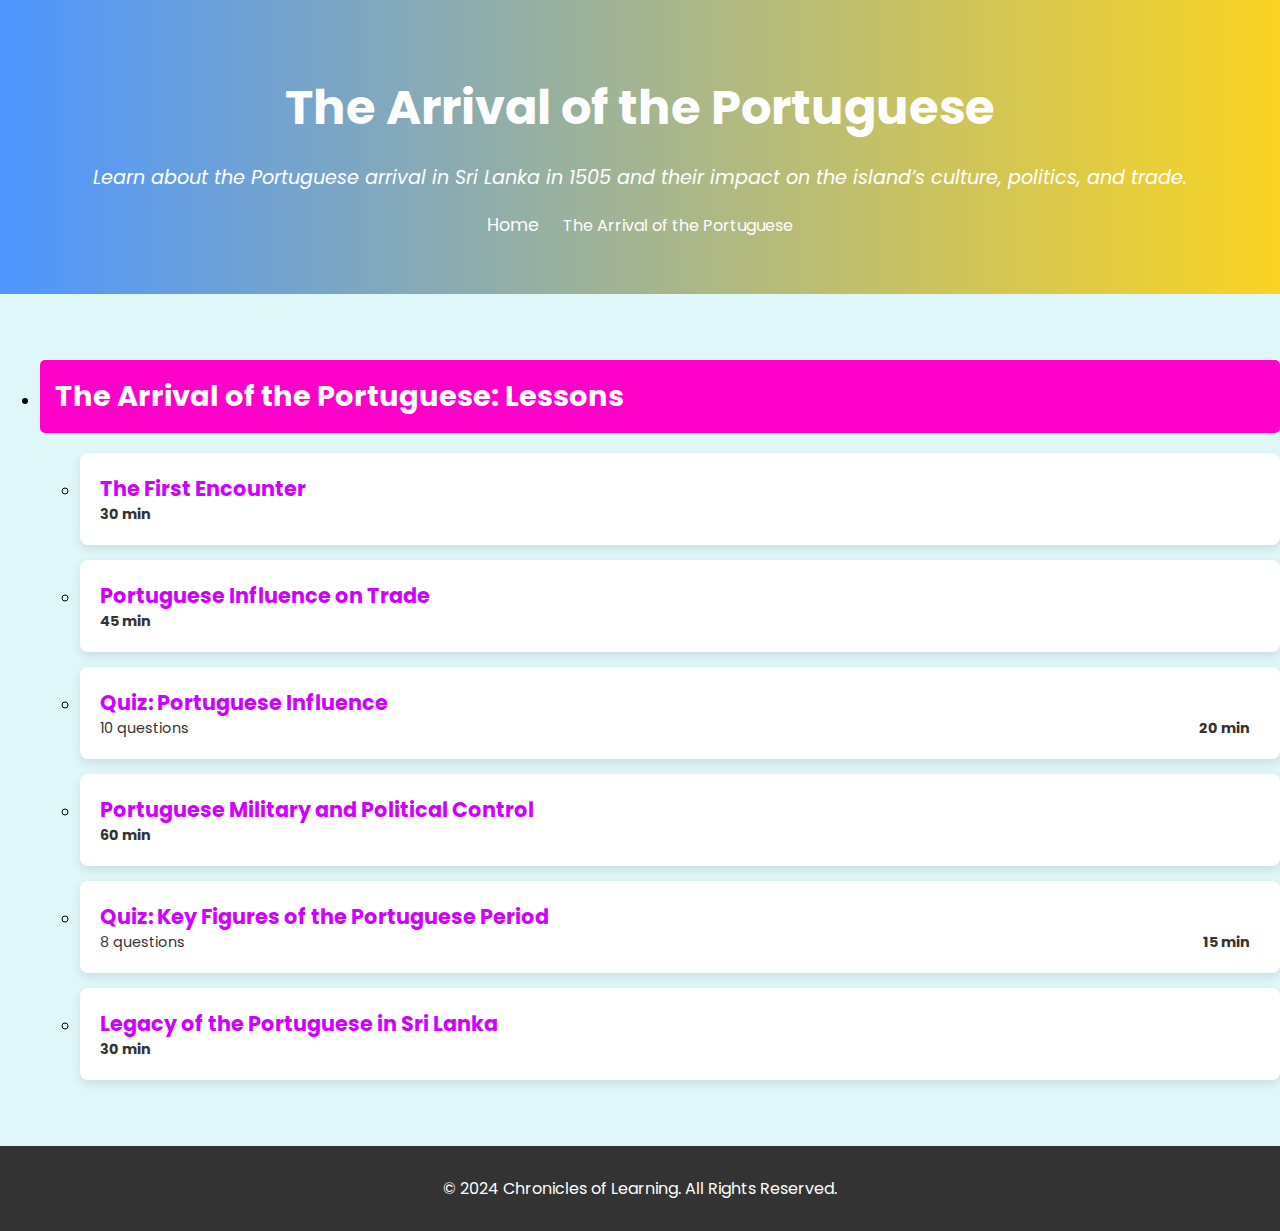
<file: lesson.html>
<!DOCTYPE html>
<html class="no-js" lang="zxx">

<head>
    <meta charset="utf-8" />
    <meta http-equiv="x-ua-compatible" content="ie=edge" />
    <title>Lesson Details - The Arrival of the Portuguese</title>
    <link rel="shortcut icon" type="image/x-icon" href="assets/images/favicon.svg" />
    <link href="https://fonts.googleapis.com/css2?family=Poppins:wght@300;400;500;600;700&display=swap" rel="stylesheet">
    
   
    <style>
        body {
            font-family: 'Poppins', sans-serif;
            background-color: #e0f7fa; /* Light Blue Background */
            margin: 0;
            padding: 0;
        }

        .breadcrumbs.overlay {
            background: linear-gradient(90deg, #4e95ff, #f9d423);
            color: white;
            padding: 40px 0;
        }

        .breadcrumbs-content {
            text-align: center;
        }

        .breadcrumbs-content h1 {
            font-size: 3rem;
            font-weight: bold;
            margin-bottom: 10px;
        }

        .breadcrumbs-content p {
            font-size: 1.2rem;
            font-style: italic;
        }

        .breadcrumb-nav {
            text-align: center;
            list-style: none;
            padding: 0;
        }

        .breadcrumb-nav li {
            display: inline-block;
            margin: 0 10px;
        }

        .breadcrumb-nav a {
            color: #ffffff;
            text-decoration: none;
            font-size: 1.1rem;
        }

        .course-details {
            padding: 50px 0;
        }

        .section-header {
            background-color: #ff00c8;
            color: white;
            padding: 15px;
            border-radius: 5px;
            margin-bottom: 20px;
        }

        .section-header h5 {
            font-size: 1.8rem;
            margin: 0;
        }

        .course-item {
            background-color: white;
            margin-bottom: 15px;
            border-radius: 8px;
            box-shadow: 0 4px 10px rgba(0, 0, 0, 0.1);
            padding: 20px;
            transition: transform 0.3s, box-shadow 0.3s;
        }

        .course-item:hover {
            transform: scale(1.05);
            box-shadow: 0 6px 15px rgba(0, 0, 0, 0.2);
        }

        .course-item .item-name {
            font-size: 1.3rem;
            color: #d000ff;
            font-weight: bold;
        }

        .course-item-meta {
            display: flex;
            justify-content: space-between;
            font-size: 0.9rem;
            color: #333;
        }

        .course-item-meta span {
            margin-right: 10px;
        }

        .section-item-link {
            text-decoration: none;
            color: inherit;
        }

        .item-meta-icon {
            color: #ff0088;
        }

        .footer.style2 {
            background-color: #333;
            color: white;
            padding: 30px 0;
            text-align: center;
        }

        .footer-bottom .container {
            display: flex;
            justify-content: center;
            align-items: center;
        }

        .footer-bottom p {
            margin: 0;
            font-size: 1rem;
        }

        .footer-bottom a {
            color: #8000ff;
            text-decoration: none;
        }

        .footer-bottom a:hover {
            text-decoration: underline;
        }
    </style>
</head>

<body>
    <div class="breadcrumbs overlay">
        <div class="container">
            <div class="row align-items-center">
                <div class="col-lg-8 offset-lg-2 col-md-12 col-12">
                    <div class="breadcrumbs-content">
                        <h1 class="page-title">The Arrival of the Portuguese</h1>
                        <p>Learn about the Portuguese arrival in Sri Lanka in 1505 and their impact on the island’s culture, politics, and trade.</p>
                    </div>
                    <ul class="breadcrumb-nav">
                        <li><a href="project.html">Home</a></li>
                        <li>The Arrival of the Portuguese</li>
                        
                    </ul>
                </div>
            </div>
        </div>
    </div>

    <div class="course-details section">
        <div class="container">
            <div class="row">
                <div class="col-lg-8 col-12">
                    <div class="tab-content">
                        <div class="tab-pane fade show active" id="curriculum">
                            <div class="course-curriculum">
                                <ul class="curriculum-sections">
                                    <li class="single-curriculum-section">
                                        <div class="section-header">
                                            <div class="section-left">
                                                <h5 class="title">The Arrival of the Portuguese: Lessons</h5>
                                            </div>
                                        </div>
                                        <ul class="section-content">
                                            <li class="course-item">
                                                <a class="section-item-link lesson" href="javascript:void(0);">
                                                    <span class="item-name">The First Encounter</span>
                                                    <div class="course-item-meta">
                                                        <span class="item-meta duration"><b>30 min</b></span>
                                                        <span class="item-meta item-meta-icon video">
                                                            <i class="lni lni-video"></i>
                                                        </span>
                                                    </div>
                                                </a>
                                            </li>
                                            <li class="course-item">
                                                <a class="section-item-link lesson" href="javascript:void(0);">
                                                    <span class="item-name">Portuguese Influence on Trade</span>
                                                    <div class="course-item-meta">
                                                        <span class="item-meta duration"><b>45 min</b></span>
                                                        <span class="item-meta item-meta-icon video">
                                                            <i class="lni lni-users"></i>
                                                        </span>
                                                    </div>
                                                </a>
                                            </li>
                                            <li class="course-item">
                                                <a class="section-item-link" href="javascript:void(0);">
                                                    <span class="item-name">Quiz: Portuguese Influence</span>
                                                    <div class="course-item-meta">
                                                        <span class="item-meta count-questions">10 questions</span>
                                                        <span class="item-meta duration"><b>20 min</b></span>
                                                    </div>
                                                </a>
                                            </li>
                                            <li class="course-item">
                                                <a class="section-item-link lesson" href="javascript:void(0);">
                                                    <span class="item-name">Portuguese Military and Political Control</span>
                                                    <div class="course-item-meta">
                                                        <span class="item-meta duration"><b>60 min</b></span>
                                                    </div>
                                                </a>
                                            </li>
                                            <li class="course-item">
                                                <a class="section-item-link" href="javascript:void(0);">
                                                    <span class="item-name">Quiz: Key Figures of the Portuguese Period</span>
                                                    <div class="course-item-meta">
                                                        <span class="item-meta count-questions">8 questions</span>
                                                        <span class="item-meta duration"><b>15 min</b></span>
                                                    </div>
                                                </a>
                                            </li>
                                            <li class="course-item">
                                                <a class="section-item-link lesson" href="javascript:void(0);">
                                                    <span class="item-name">Legacy of the Portuguese in Sri Lanka</span>
                                                    <div class="course-item-meta">
                                                        <span class="item-meta duration"><b>30 min</b></span>
                                                    </div>
                                                </a>
                                            </li>
                                        </ul>
                                    </li>
                                </ul>
                            </div>
                        </div>
                    </div>
                </div>
            </div>
        </div>
    </div>

    <footer class="footer style2">
        <div class="footer-bottom">
            <div class="container">
                <div class="inner">
                    <div class="row">
                        <div class="col-12">
                            <div class="left">
                                <p>&copy; 2024 Chronicles of Learning. All Rights Reserved.</p>
                            </div>
                        </div>
                    </div>
                </div>
            </div>
        </div>
    </footer>
</body>

</html>
</file>
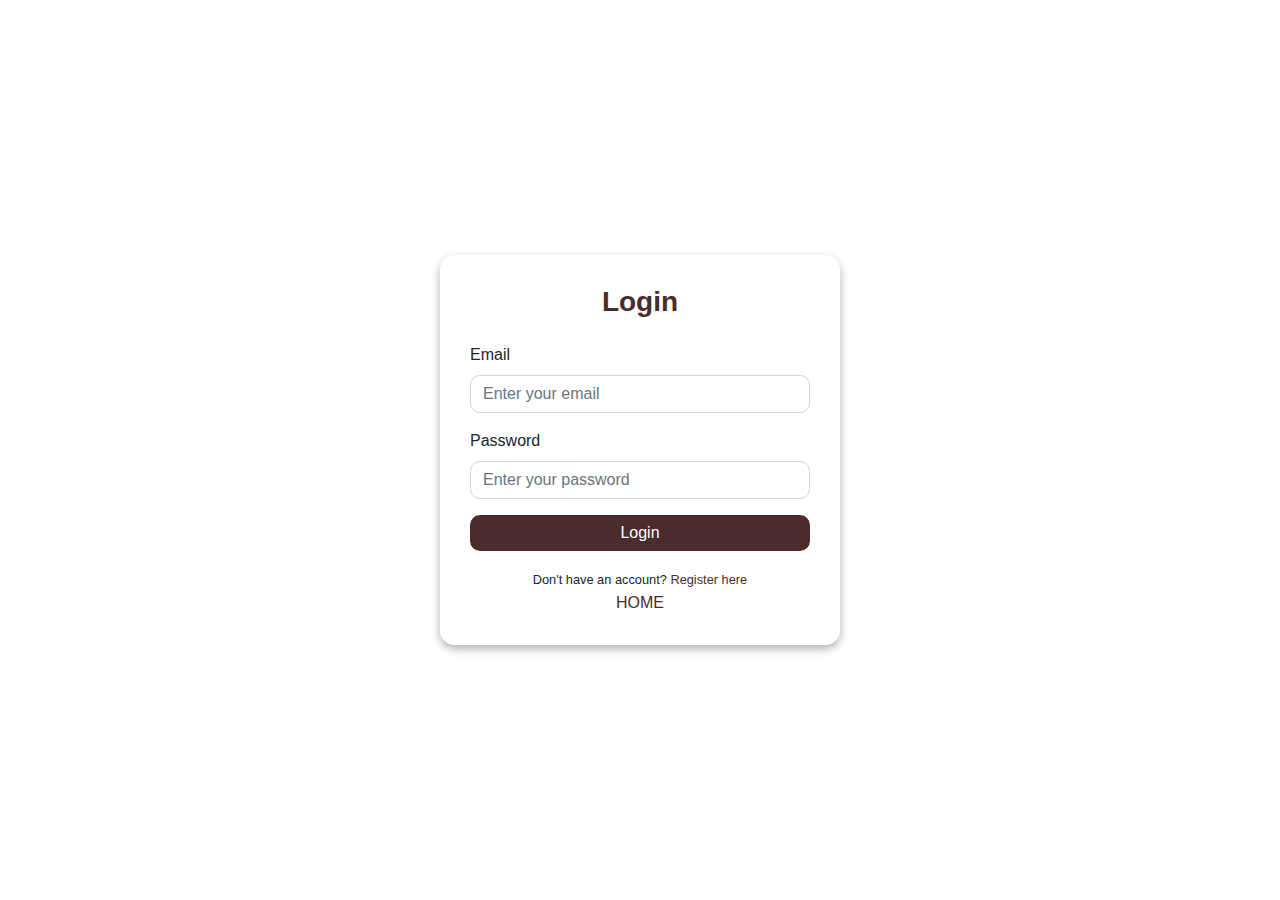
<file: login.html>
<!DOCTYPE html>
<html lang="en">
<head>
    <meta charset="UTF-8">
    <meta name="viewport" content="width=device-width, initial-scale=1.0">
    <title>Login - Chrono Explorer</title>
    <link rel="stylesheet" href="https://stackpath.bootstrapcdn.com/bootstrap/4.5.2/css/bootstrap.min.css">
    <style>
        body {
            background-image: url('https://upload.wikimedia.org/wikipedia/commons/6/65/AMH-6978-KB_The_Portuguese_Pedro_Lopez_welcomes_the_Empress_of_Ceylon%2C_Dona_Catharina.jpg');
            background-size: cover;
            background-position: center;
            background-attachment: fixed;
            font-family: 'Arial', sans-serif;
        }

        .login-card {
            background-color: rgba(255, 255, 255, 0.9);
            border-radius: 15px;
            box-shadow: 0 4px 10px rgba(0, 0, 0, 0.3);
            padding: 30px;
            width: 100%;
            max-width: 400px;
        }

        .login-card h3 {
            color: #4a2c2c;
            font-weight: bold;
            text-align: center;
        }

        .form-control {
            border-radius: 10px;
        }

        .btn-primary {
            border-radius: 10px;
            background-color: #4a2c2c;
            border: none;
        }

        .btn-primary:hover {
            background-color: #6a3f3f;
        }

        .login-footer {
            text-align: center;
            margin-top: 10px;
        }

        .login-footer a {
            color: #4a2c2c;
            text-decoration: none;
        }

        .login-footer a:hover {
            text-decoration: underline;
        }
    </style>
</head>
<body>
    <div class="container d-flex justify-content-center align-items-center" style="min-height: 100vh;">
        <div class="login-card">
            <h3 class="mb-4">Login</h3>
            <form action="register.html" method="post"> <!-- This line is changed -->
                <div class="form-group mb-3">
                    <label for="email">Email</label>
                    <input type="email" class="form-control" id="email" name="email" placeholder="Enter your email" required>
                </div>
                <div class="form-group mb-3">
                    <label for="password">Password</label>
                    <input type="password" class="form-control" id="password" name="password" placeholder="Enter your password" required>
                </div>
                <button type="submit" class="btn btn-primary w-100">Login</button>
                <div class="login-footer mt-3">
                    <small>Don't have an account? <a href="register.html">Register here</a></small>
                    <br>
                    <a href="project.html">HOME</a>
                </div>
            </form>
        </div>
    </div>
    <script src="https://code.jquery.com/jquery-3.5.1.slim.min.js"></script>
    <script src="https://cdn.jsdelivr.net/npm/@popperjs/core@2.11.6/dist/umd/popper.min.js"></script>
    <script src="https://stackpath.bootstrapcdn.com/bootstrap/4.5.2/js/bootstrap.min.js"></script>
</body>
</html>
</file>
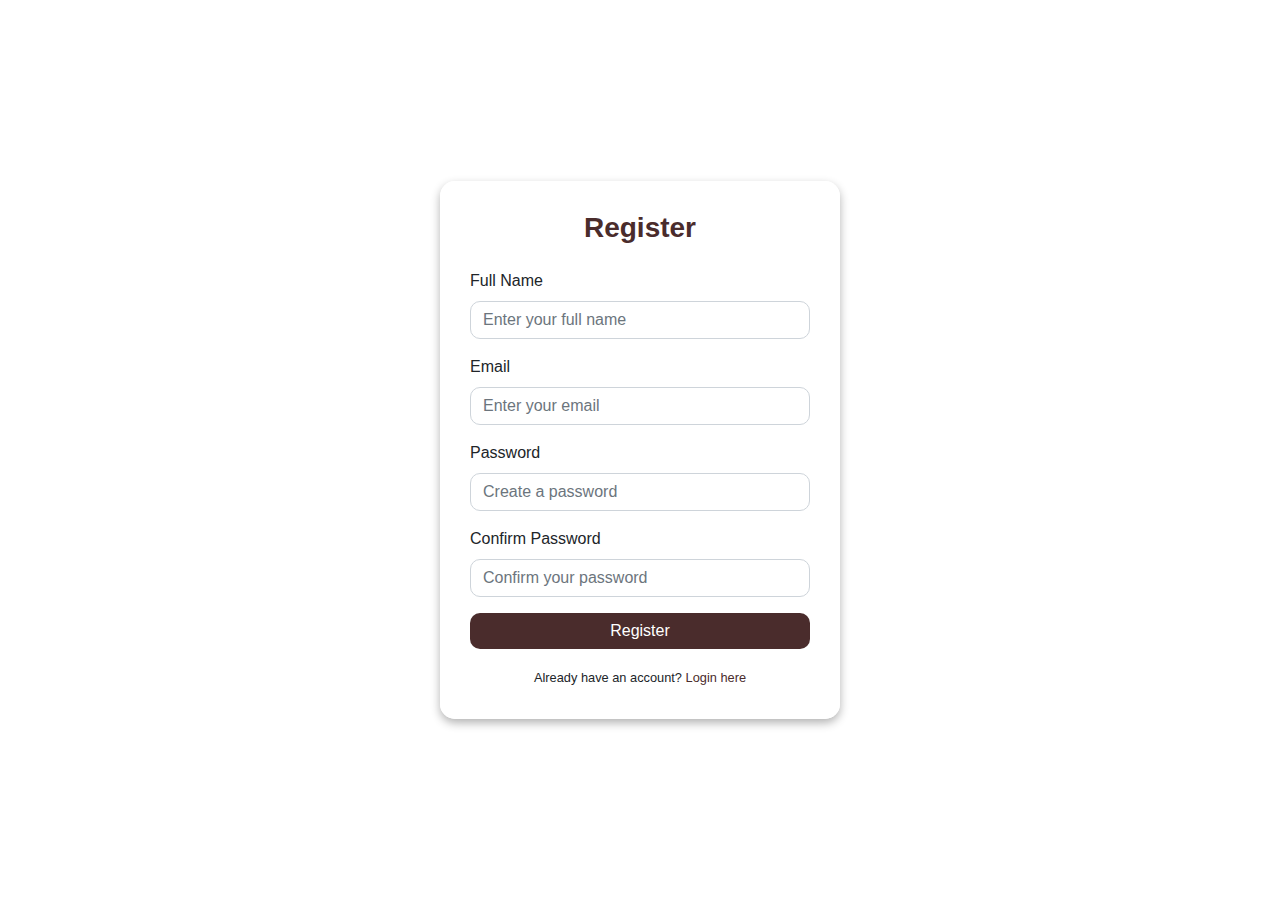
<file: register.html>
<!DOCTYPE html>
<html lang="en">
<head>
    <meta charset="UTF-8">
    <meta name="viewport" content="width=device-width, initial-scale=1.0">
    <title>Register - Chrono Explorer</title>
    <link rel="stylesheet" href="https://stackpath.bootstrapcdn.com/bootstrap/4.5.2/css/bootstrap.min.css">
    <style>
        body {
            background-image: url('https://upload.wikimedia.org/wikipedia/commons/6/65/AMH-6978-KB_The_Portuguese_Pedro_Lopez_welcomes_the_Empress_of_Ceylon%2C_Dona_Catharina.jpg');
            background-size: cover;
            background-position: center;
            background-attachment: fixed;
            font-family: 'Arial', sans-serif;
        }

        .register-card {
            background-color: rgba(255, 255, 255, 0.9);
            border-radius: 15px;
            box-shadow: 0 4px 10px rgba(0, 0, 0, 0.3);
            padding: 30px;
            width: 100%;
            max-width: 400px;
        }

        .register-card h3 {
            color: #4a2c2c;
            font-weight: bold;
            text-align: center;
        }

        .form-control {
            border-radius: 10px;
        }

        .btn-primary {
            border-radius: 10px;
            background-color: #4a2c2c;
            border: none;
        }

        .btn-primary:hover {
            background-color: #6a3f3f;
        }

        .register-footer {
            text-align: center;
            margin-top: 10px;
        }

        .register-footer a {
            color: #4a2c2c;
            text-decoration: none;
        }

        .register-footer a:hover {
            text-decoration: underline;
        }
    </style>
</head>
<body>
    <div class="container d-flex justify-content-center align-items-center" style="min-height: 100vh;">
        <div class="register-card">
            <h3 class="mb-4">Register</h3>
            <form action="dashboard.html" method="post">
                <div class="form-group mb-3">
                    <label for="name">Full Name</label>
                    <input type="text" class="form-control" id="name" name="name" placeholder="Enter your full name" required>
                </div>
                <div class="form-group mb-3">
                    <label for="email">Email</label>
                    <input type="email" class="form-control" id="email" name="email" placeholder="Enter your email" required>
                </div>
                <div class="form-group mb-3">
                    <label for="password">Password</label>
                    <input type="password" class="form-control" id="password" name="password" placeholder="Create a password" required>
                </div>
                <div class="form-group mb-3">
                    <label for="confirm-password">Confirm Password</label>
                    <input type="password" class="form-control" id="confirm-password" name="confirm-password" placeholder="Confirm your password" required>
                </div>
                <button type="submit" class="btn btn-primary w-100">Register</button>
                <div class="register-footer mt-3">
                    <small>Already have an account? <a href="login.html">Login here</a></small>
                </div>
            </form>
        </div>
    </div>
    <script src="https://code.jquery.com/jquery-3.5.1.slim.min.js"></script>
    <script src="https://cdn.jsdelivr.net/npm/@popperjs/core@2.11.6/dist/umd/popper.min.js"></script>
    <script src="https://stackpath.bootstrapcdn.com/bootstrap/4.5.2/js/bootstrap.min.js"></script>
</body>
</html>
</file>
